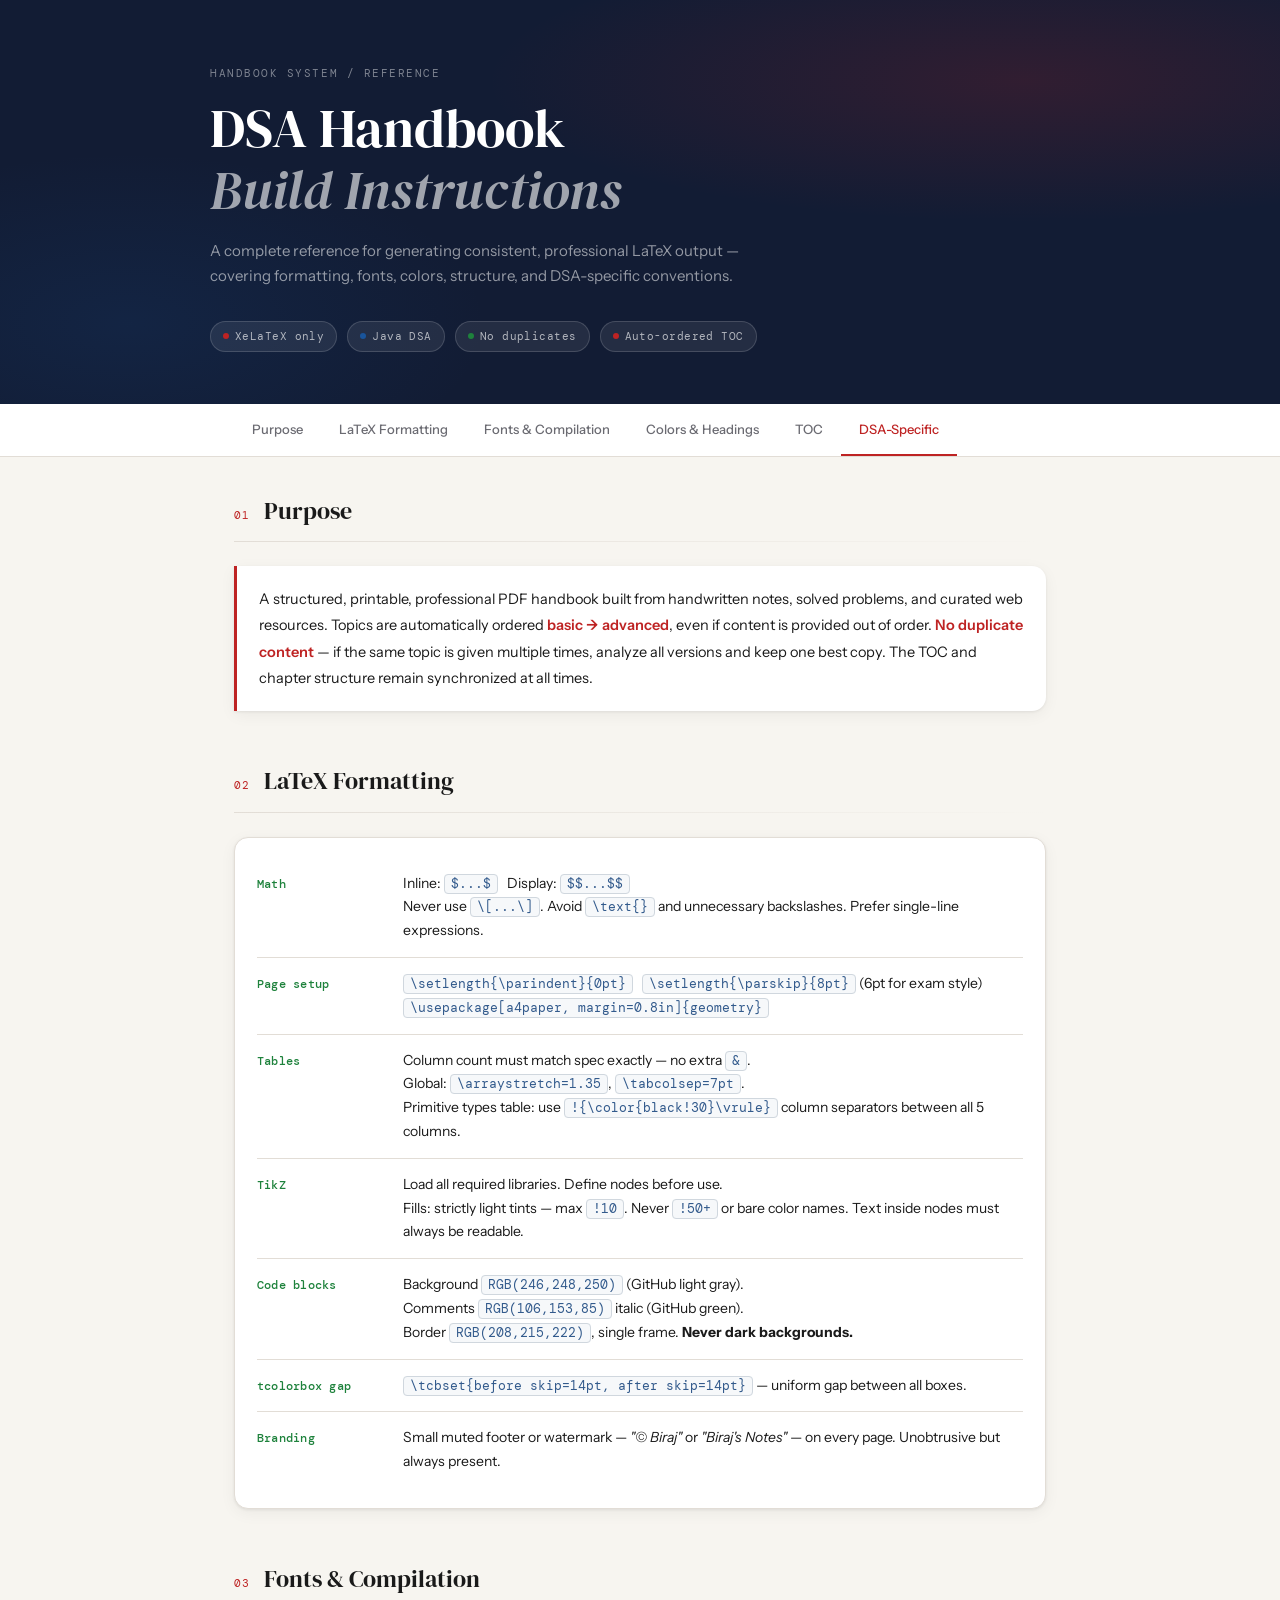
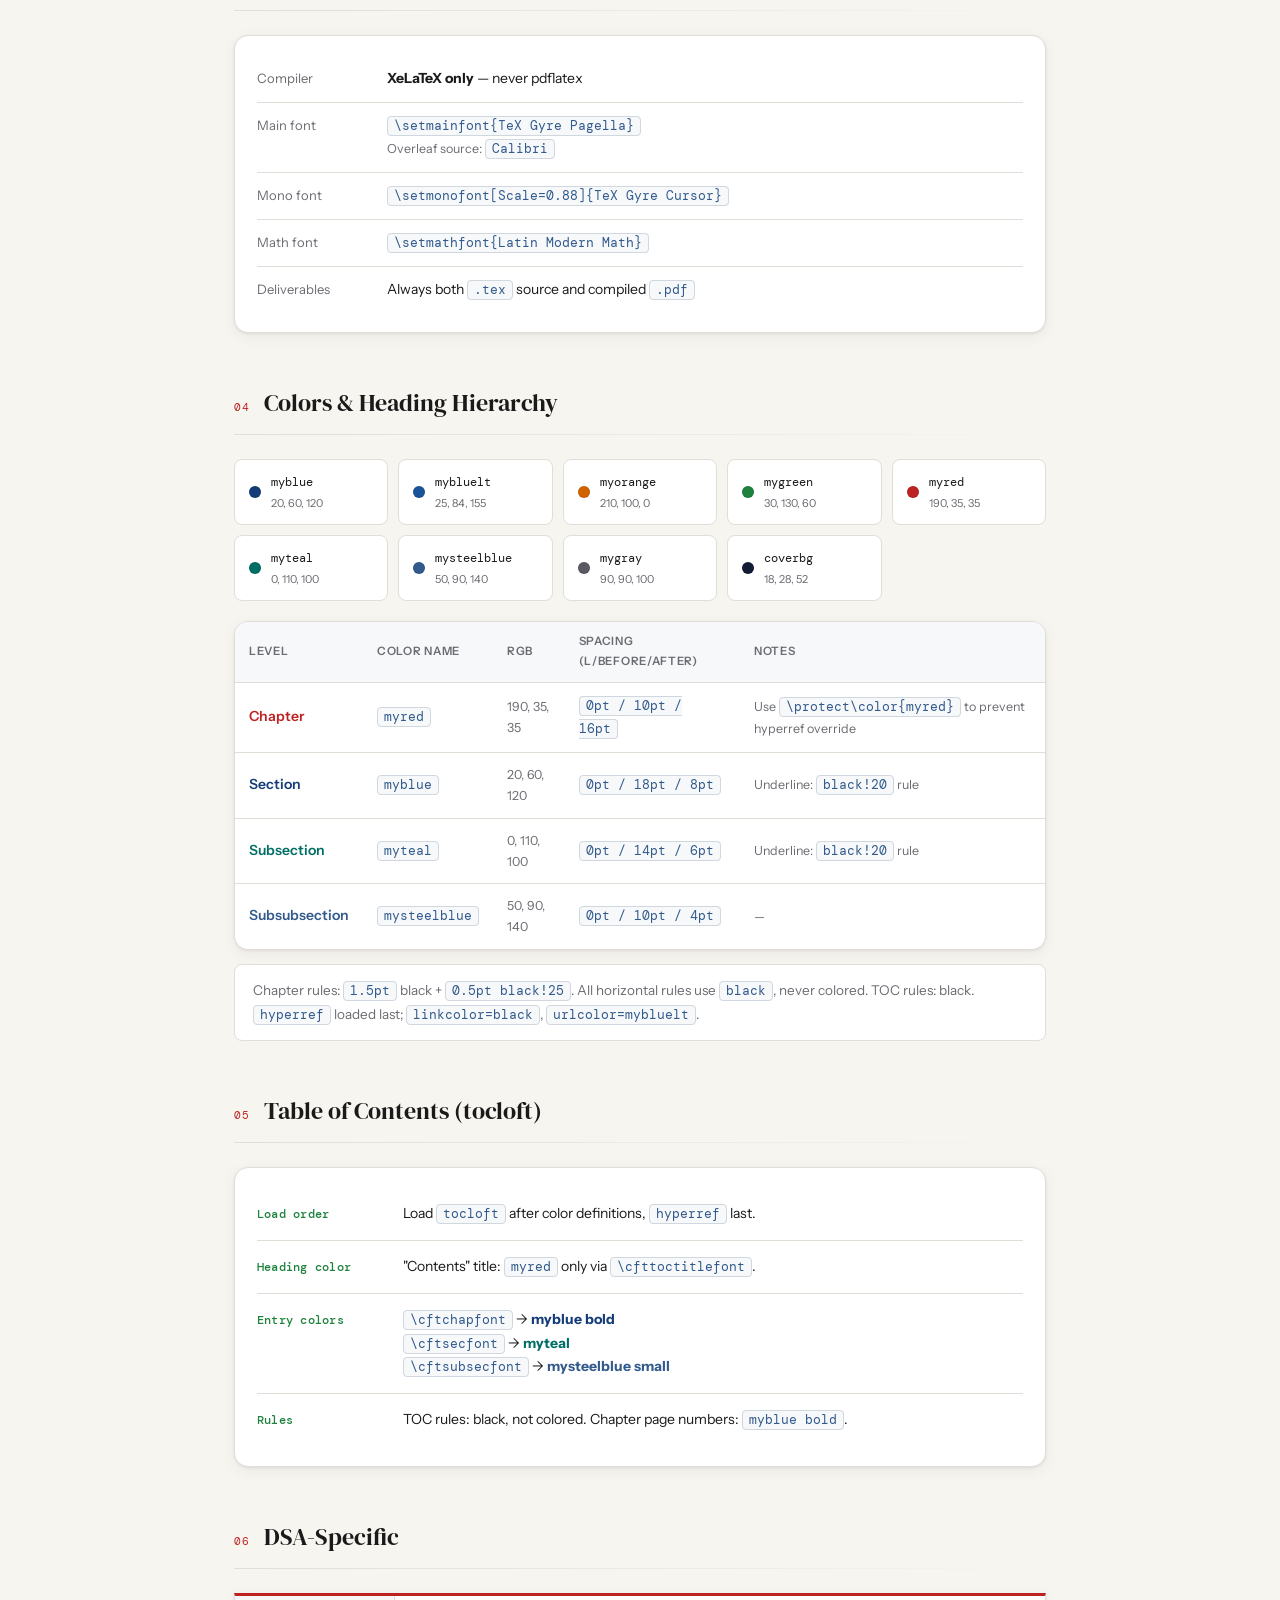
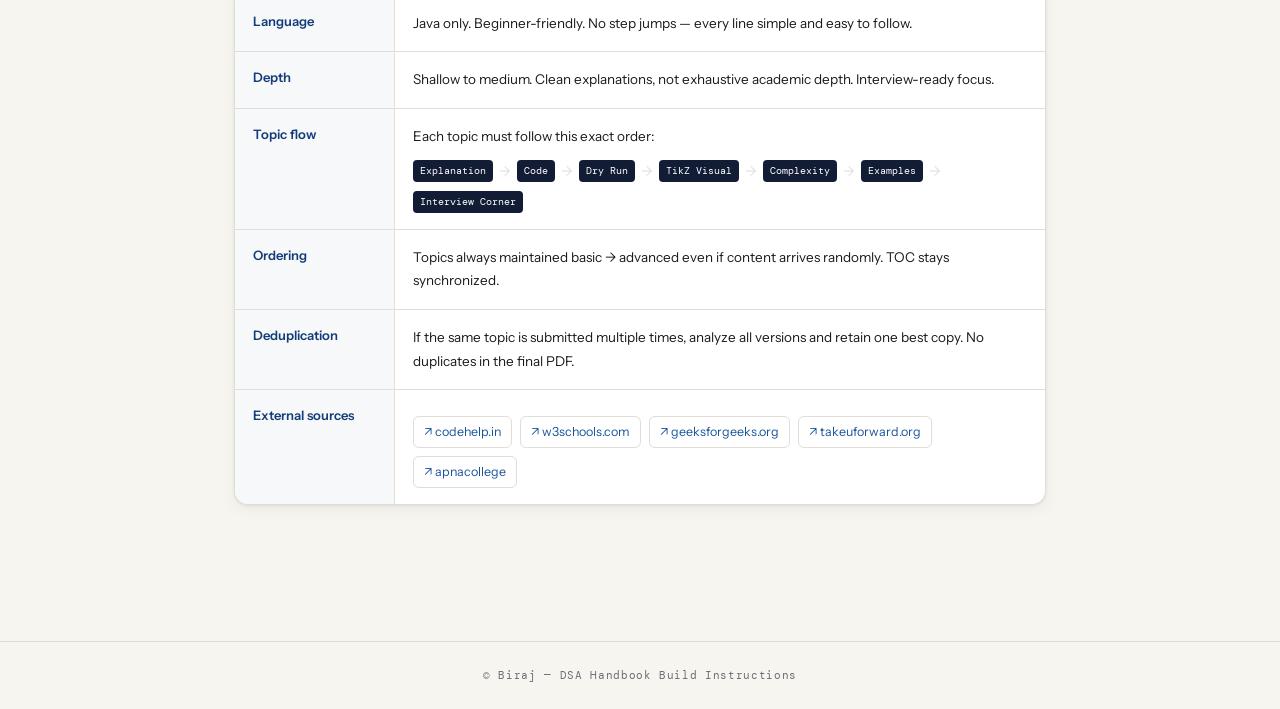
<file: Building Instruction/DSA_handbook_build_instruction.html>
<!DOCTYPE html>
<html lang="en">
<head>
<meta charset="UTF-8">
<meta name="viewport" content="width=device-width, initial-scale=1.0">
<title>DSA Handbook — Build Instructions</title>
<link href="https://fonts.googleapis.com/css2?family=DM+Serif+Display:ital@0;1&family=DM+Mono:wght@400;500&family=Instrument+Sans:wght@400;500;600&display=swap" rel="stylesheet">
<style>
  *, *::before, *::after { box-sizing: border-box; margin: 0; padding: 0; }

  :root {
    --myblue:      rgb(20,60,120);
    --mybluelt:    rgb(25,84,155);
    --myorange:    rgb(210,100,0);
    --mygreen:     rgb(30,130,60);
    --myred:       rgb(190,35,35);
    --myteal:      rgb(0,110,100);
    --mysteelblue: rgb(50,90,140);
    --mygray:      rgb(90,90,100);
    --coverbg:     rgb(18,28,52);

    --bg:    #f7f5f0;
    --card:  #ffffff;
    --text:  #1a1a1a;
    --muted: #6b6b72;
    --border:#e2ddd6;
    --code-bg: rgb(246,248,250);
    --code-border: rgb(208,215,222);
    --accent: var(--myred);

    --ff-display: 'DM Serif Display', Georgia, serif;
    --ff-body:    'Instrument Sans', sans-serif;
    --ff-mono:    'DM Mono', monospace;

    --radius: 8px;
    --radius-lg: 14px;
    --shadow: 0 1px 3px rgba(0,0,0,0.07), 0 4px 16px rgba(0,0,0,0.05);
  }

  html { font-size: 16px; scroll-behavior: smooth; }

  body {
    font-family: var(--ff-body);
    background: var(--bg);
    color: var(--text);
    line-height: 1.7;
    min-height: 100vh;
  }

  /* ── HERO ── */
  .hero {
    background: var(--coverbg);
    color: #fff;
    padding: 64px 24px 52px;
    position: relative;
    overflow: hidden;
  }
  .hero::before {
    content: '';
    position: absolute;
    inset: 0;
    background:
      radial-gradient(ellipse 60% 50% at 80% 20%, rgba(190,35,35,0.18) 0%, transparent 70%),
      radial-gradient(ellipse 40% 60% at 10% 80%, rgba(25,84,155,0.15) 0%, transparent 70%);
    pointer-events: none;
  }
  .hero-inner { max-width: 860px; margin: 0 auto; position: relative; }
  .hero-label {
    font-family: var(--ff-mono);
    font-size: 11px;
    letter-spacing: 0.14em;
    color: rgba(255,255,255,0.45);
    text-transform: uppercase;
    margin-bottom: 14px;
  }
  .hero h1 {
    font-family: var(--ff-display);
    font-size: clamp(2rem, 6vw, 3.4rem);
    font-weight: 400;
    line-height: 1.15;
    color: #fff;
    margin-bottom: 16px;
  }
  .hero h1 em {
    font-style: italic;
    color: rgba(255,255,255,0.6);
  }
  .hero-desc {
    font-size: 15px;
    color: rgba(255,255,255,0.55);
    max-width: 540px;
    line-height: 1.7;
  }
  .hero-meta {
    margin-top: 32px;
    display: flex;
    flex-wrap: wrap;
    gap: 10px;
  }
  .pill {
    display: inline-flex;
    align-items: center;
    gap: 6px;
    font-family: var(--ff-mono);
    font-size: 11px;
    padding: 5px 12px;
    border-radius: 100px;
    background: rgba(255,255,255,0.08);
    color: rgba(255,255,255,0.65);
    border: 0.5px solid rgba(255,255,255,0.15);
    letter-spacing: 0.04em;
  }
  .pill-dot {
    width: 6px; height: 6px;
    border-radius: 50%;
    background: var(--myred);
    display: inline-block;
  }
  .pill-dot.green { background: var(--mygreen); }
  .pill-dot.blue  { background: var(--mybluelt); }

  /* ── NAV TABS ── */
  .nav-wrap {
    background: var(--card);
    border-bottom: 1px solid var(--border);
    position: sticky;
    top: 0;
    z-index: 100;
  }
  .nav-inner {
    max-width: 860px;
    margin: 0 auto;
    padding: 0 24px;
    display: flex;
    gap: 0;
    overflow-x: auto;
    -webkit-overflow-scrolling: touch;
    scrollbar-width: none;
  }
  .nav-inner::-webkit-scrollbar { display: none; }
  .nav-tab {
    font-family: var(--ff-body);
    font-size: 13px;
    font-weight: 500;
    padding: 14px 18px;
    color: var(--muted);
    text-decoration: none;
    white-space: nowrap;
    border-bottom: 2px solid transparent;
    transition: color 0.18s, border-color 0.18s;
    display: flex;
    align-items: center;
    gap: 6px;
  }
  .nav-tab:hover { color: var(--text); }
  .nav-tab.active { color: var(--myred); border-bottom-color: var(--myred); }

  /* ── LAYOUT ── */
  .main { max-width: 860px; margin: 0 auto; padding: 40px 24px 80px; }

  /* ── SECTION ── */
  .section { margin-bottom: 56px; }
  .section-header {
    display: flex;
    align-items: baseline;
    gap: 14px;
    margin-bottom: 24px;
  }
  .section-num {
    font-family: var(--ff-mono);
    font-size: 11px;
    color: var(--myred);
    letter-spacing: 0.1em;
    flex-shrink: 0;
    padding-top: 2px;
  }
  .section-title {
    font-family: var(--ff-display);
    font-size: 1.5rem;
    font-weight: 400;
    color: var(--text);
    line-height: 1.2;
  }
  .section-rule {
    height: 1px;
    background: linear-gradient(to right, var(--border), transparent);
    margin-bottom: 24px;
    margin-top: -8px;
  }

  /* ── CARDS ── */
  .card {
    background: var(--card);
    border: 1px solid var(--border);
    border-radius: var(--radius-lg);
    padding: 20px 22px;
    box-shadow: var(--shadow);
  }

  /* ── PURPOSE BOX ── */
  .purpose-card {
    border-left: 3px solid var(--myred);
    background: var(--card);
    border-radius: 0 var(--radius-lg) var(--radius-lg) 0;
    padding: 20px 22px;
    font-size: 14.5px;
    line-height: 1.8;
    color: var(--text);
    box-shadow: var(--shadow);
  }
  .purpose-card strong { color: var(--myred); font-weight: 600; }

  /* ── RULE ROWS ── */
  .rule-list { display: flex; flex-direction: column; gap: 0; }
  .rule-row {
    display: grid;
    grid-template-columns: 130px 1fr;
    gap: 12px 16px;
    padding: 14px 0;
    border-bottom: 1px solid var(--border);
    font-size: 14px;
    align-items: flex-start;
  }
  .rule-row:last-child { border-bottom: none; }
  .rule-label {
    font-family: var(--ff-mono);
    font-size: 12px;
    color: var(--mygreen);
    font-weight: 500;
    padding-top: 2px;
    letter-spacing: 0.02em;
  }
  .rule-val { color: var(--text); line-height: 1.7; }

  code {
    font-family: var(--ff-mono);
    font-size: 12.5px;
    background: var(--code-bg);
    border: 1px solid var(--code-border);
    border-radius: 4px;
    padding: 1px 6px;
    color: var(--mysteelblue);
  }

  /* ── FONTS TABLE ── */
  .meta-grid {
    display: grid;
    grid-template-columns: 130px 1fr;
    gap: 0;
    font-size: 14px;
  }
  .meta-row {
    display: contents;
  }
  .meta-row > * {
    padding: 11px 0;
    border-bottom: 1px solid var(--border);
  }
  .meta-row:last-child > * { border-bottom: none; }
  .meta-key {
    color: var(--muted);
    font-size: 13px;
  }
  .meta-val { color: var(--text); }

  /* ── COLOR SWATCHES ── */
  .swatch-grid {
    display: grid;
    grid-template-columns: repeat(auto-fill, minmax(150px, 1fr));
    gap: 10px;
    margin-bottom: 20px;
  }
  .swatch {
    background: var(--card);
    border: 1px solid var(--border);
    border-radius: var(--radius);
    padding: 12px 14px;
    display: flex;
    align-items: center;
    gap: 10px;
    font-size: 13px;
  }
  .swatch-dot {
    width: 12px; height: 12px;
    border-radius: 50%;
    flex-shrink: 0;
    border: 1px solid rgba(0,0,0,0.1);
  }
  .swatch-name { font-family: var(--ff-mono); font-size: 12px; color: var(--text); }
  .swatch-rgb  { font-size: 11px; color: var(--muted); margin-top: 1px; }

  /* ── HEADING HIERARCHY ── */
  .hierarchy-table {
    width: 100%;
    border-collapse: collapse;
    font-size: 14px;
    overflow: hidden;
    border-radius: var(--radius);
  }
  .hierarchy-table th {
    background: var(--code-bg);
    font-size: 11.5px;
    font-weight: 600;
    color: var(--muted);
    text-transform: uppercase;
    letter-spacing: 0.06em;
    padding: 10px 14px;
    text-align: left;
    border-bottom: 1px solid var(--border);
  }
  .hierarchy-table td {
    padding: 11px 14px;
    border-bottom: 1px solid var(--border);
    vertical-align: middle;
  }
  .hierarchy-table tr:last-child td { border-bottom: none; }
  .h-level { font-weight: 600; }

  /* ── DSA SECTION ── */
  .dsa-card {
    border: 1px solid var(--border);
    border-top: 3px solid var(--myred);
    border-radius: 0 0 var(--radius-lg) var(--radius-lg);
    background: var(--card);
    box-shadow: var(--shadow);
    overflow: hidden;
  }
  .dsa-row {
    display: grid;
    grid-template-columns: 160px 1fr;
    gap: 0;
    border-bottom: 1px solid var(--border);
  }
  .dsa-row:last-child { border-bottom: none; }
  .dsa-key {
    background: rgb(246,248,250);
    padding: 16px 18px;
    font-size: 13px;
    font-weight: 600;
    color: var(--myblue);
    display: flex;
    align-items: flex-start;
    line-height: 1.5;
    border-right: 1px solid var(--border);
  }
  .dsa-val {
    padding: 16px 18px;
    font-size: 13.5px;
    color: var(--text);
    line-height: 1.75;
  }

  .flow-steps {
    display: flex;
    flex-wrap: wrap;
    gap: 8px;
    margin-top: 10px;
  }
  .flow-step {
    display: flex;
    align-items: center;
    gap: 6px;
    font-size: 12.5px;
    color: var(--text);
  }
  .flow-step-badge {
    background: var(--coverbg);
    color: #fff;
    font-family: var(--ff-mono);
    font-size: 10px;
    padding: 2px 7px;
    border-radius: 4px;
    white-space: nowrap;
  }
  .flow-arrow {
    color: var(--border);
    font-size: 14px;
    margin: 0 -2px;
  }

  .source-links { display: flex; flex-wrap: wrap; gap: 8px; margin-top: 10px; }
  .source-link {
    display: inline-flex;
    align-items: center;
    gap: 5px;
    font-size: 12.5px;
    color: var(--mybluelt);
    text-decoration: none;
    border: 1px solid var(--border);
    border-radius: 6px;
    padding: 4px 10px;
    transition: background 0.15s, border-color 0.15s;
  }
  .source-link:hover {
    background: rgb(230,241,251);
    border-color: var(--mybluelt);
  }

  /* ── FOOTER ── */
  .footer {
    text-align: center;
    font-family: var(--ff-mono);
    font-size: 11px;
    color: var(--muted);
    padding: 24px;
    border-top: 1px solid var(--border);
    letter-spacing: 0.06em;
  }

  /* ── RESPONSIVE ── */
  @media (max-width: 640px) {
    .rule-row { grid-template-columns: 1fr; gap: 4px; }
    .meta-grid { grid-template-columns: 1fr; }
    .meta-row > *:first-child { padding-bottom: 0; border-bottom: none; }
    .dsa-row { grid-template-columns: 1fr; }
    .dsa-key { border-right: none; border-bottom: 1px solid var(--border); padding: 12px 16px; }
    .dsa-val { padding: 12px 16px; }
    .flow-steps { gap: 4px; }
    .flow-arrow { display: none; }
    .hero { padding: 44px 20px 36px; }
    .nav-tab { padding: 13px 14px; font-size: 12px; }
  }
</style>
</head>
<body>

<!-- HERO -->
<div class="hero">
  <div class="hero-inner">
    <div class="hero-label">Handbook System / Reference</div>
    <h1>DSA Handbook<br><em>Build Instructions</em></h1>
    <p class="hero-desc">A complete reference for generating consistent, professional LaTeX output — covering formatting, fonts, colors, structure, and DSA-specific conventions.</p>
    <div class="hero-meta">
      <span class="pill"><span class="pill-dot"></span>XeLaTeX only</span>
      <span class="pill"><span class="pill-dot blue"></span>Java DSA</span>
      <span class="pill"><span class="pill-dot green"></span>No duplicates</span>
      <span class="pill"><span class="pill-dot"></span>Auto-ordered TOC</span>
    </div>
  </div>
</div>

<!-- NAV -->
<div class="nav-wrap">
  <nav class="nav-inner" aria-label="Sections">
    <a href="#purpose"     class="nav-tab active">Purpose</a>
    <a href="#formatting"  class="nav-tab">LaTeX Formatting</a>
    <a href="#fonts"       class="nav-tab">Fonts &amp; Compilation</a>
    <a href="#colors"      class="nav-tab">Colors &amp; Headings</a>
    <a href="#toc"         class="nav-tab">TOC</a>
    <a href="#dsa"         class="nav-tab">DSA-Specific</a>
  </nav>
</div>

<main class="main">

  <!-- 1. PURPOSE -->
  <section class="section" id="purpose">
    <div class="section-header">
      <span class="section-num">01</span>
      <h2 class="section-title">Purpose</h2>
    </div>
    <div class="section-rule"></div>
    <div class="purpose-card">
      A structured, printable, professional PDF handbook built from handwritten notes, solved problems, and curated web resources. Topics are automatically ordered <strong>basic → advanced</strong>, even if content is provided out of order. <strong>No duplicate content</strong> — if the same topic is given multiple times, analyze all versions and keep one best copy. The TOC and chapter structure remain synchronized at all times.
    </div>
  </section>

  <!-- 2. LATEX FORMATTING -->
  <section class="section" id="formatting">
    <div class="section-header">
      <span class="section-num">02</span>
      <h2 class="section-title">LaTeX Formatting</h2>
    </div>
    <div class="section-rule"></div>
    <div class="card">
      <div class="rule-list">

        <div class="rule-row">
          <span class="rule-label">Math</span>
          <span class="rule-val">
            Inline: <code>$...$</code> &nbsp; Display: <code>$$...$$</code><br>
            Never use <code>\[...\]</code>. Avoid <code>\text{}</code> and unnecessary backslashes. Prefer single-line expressions.
          </span>
        </div>

        <div class="rule-row">
          <span class="rule-label">Page setup</span>
          <span class="rule-val">
            <code>\setlength{\parindent}{0pt}</code> &nbsp;
            <code>\setlength{\parskip}{8pt}</code> (6pt for exam style)<br>
            <code>\usepackage[a4paper, margin=0.8in]{geometry}</code>
          </span>
        </div>

        <div class="rule-row">
          <span class="rule-label">Tables</span>
          <span class="rule-val">
            Column count must match spec exactly — no extra <code>&</code>.<br>
            Global: <code>\arraystretch=1.35</code>, <code>\tabcolsep=7pt</code>.<br>
            Primitive types table: use <code>!{\color{black!30}\vrule}</code> column separators between all 5 columns.
          </span>
        </div>

        <div class="rule-row">
          <span class="rule-label">TikZ</span>
          <span class="rule-val">
            Load all required libraries. Define nodes before use.<br>
            Fills: strictly light tints — max <code>!10</code>. Never <code>!50+</code> or bare color names. Text inside nodes must always be readable.
          </span>
        </div>

        <div class="rule-row">
          <span class="rule-label">Code blocks</span>
          <span class="rule-val">
            Background <code>RGB(246,248,250)</code> (GitHub light gray).<br>
            Comments <code>RGB(106,153,85)</code> italic (GitHub green).<br>
            Border <code>RGB(208,215,222)</code>, single frame. <strong>Never dark backgrounds.</strong>
          </span>
        </div>

        <div class="rule-row">
          <span class="rule-label">tcolorbox gap</span>
          <span class="rule-val">
            <code>\tcbset{before skip=14pt, after skip=14pt}</code> — uniform gap between all boxes.
          </span>
        </div>

        <div class="rule-row">
          <span class="rule-label">Branding</span>
          <span class="rule-val">
            Small muted footer or watermark — <em>"© Biraj"</em> or <em>"Biraj's Notes"</em> — on every page. Unobtrusive but always present.
          </span>
        </div>

      </div>
    </div>
  </section>

  <!-- 3. FONTS & COMPILATION -->
  <section class="section" id="fonts">
    <div class="section-header">
      <span class="section-num">03</span>
      <h2 class="section-title">Fonts &amp; Compilation</h2>
    </div>
    <div class="section-rule"></div>
    <div class="card">
      <div class="meta-grid">
        <div class="meta-row">
          <div class="meta-key">Compiler</div>
          <div class="meta-val"><strong>XeLaTeX only</strong> — never pdflatex</div>
        </div>
        <div class="meta-row">
          <div class="meta-key">Main font</div>
          <div class="meta-val"><code>\setmainfont{TeX Gyre Pagella}</code><br><span style="font-size:12.5px; color:var(--muted);">Overleaf source: <code>Calibri</code></span></div>
        </div>
        <div class="meta-row">
          <div class="meta-key">Mono font</div>
          <div class="meta-val"><code>\setmonofont[Scale=0.88]{TeX Gyre Cursor}</code></div>
        </div>
        <div class="meta-row">
          <div class="meta-key">Math font</div>
          <div class="meta-val"><code>\setmathfont{Latin Modern Math}</code></div>
        </div>
        <div class="meta-row">
          <div class="meta-key">Deliverables</div>
          <div class="meta-val">Always both <code>.tex</code> source and compiled <code>.pdf</code></div>
        </div>
      </div>
    </div>
  </section>

  <!-- 4. COLORS & HEADINGS -->
  <section class="section" id="colors">
    <div class="section-header">
      <span class="section-num">04</span>
      <h2 class="section-title">Colors &amp; Heading Hierarchy</h2>
    </div>
    <div class="section-rule"></div>

    <!-- Swatches -->
    <div class="swatch-grid">
      <div class="swatch"><span class="swatch-dot" style="background:rgb(20,60,120)"></span><div><div class="swatch-name">myblue</div><div class="swatch-rgb">20, 60, 120</div></div></div>
      <div class="swatch"><span class="swatch-dot" style="background:rgb(25,84,155)"></span><div><div class="swatch-name">mybluelt</div><div class="swatch-rgb">25, 84, 155</div></div></div>
      <div class="swatch"><span class="swatch-dot" style="background:rgb(210,100,0)"></span><div><div class="swatch-name">myorange</div><div class="swatch-rgb">210, 100, 0</div></div></div>
      <div class="swatch"><span class="swatch-dot" style="background:rgb(30,130,60)"></span><div><div class="swatch-name">mygreen</div><div class="swatch-rgb">30, 130, 60</div></div></div>
      <div class="swatch"><span class="swatch-dot" style="background:rgb(190,35,35)"></span><div><div class="swatch-name">myred</div><div class="swatch-rgb">190, 35, 35</div></div></div>
      <div class="swatch"><span class="swatch-dot" style="background:rgb(0,110,100)"></span><div><div class="swatch-name">myteal</div><div class="swatch-rgb">0, 110, 100</div></div></div>
      <div class="swatch"><span class="swatch-dot" style="background:rgb(50,90,140)"></span><div><div class="swatch-name">mysteelblue</div><div class="swatch-rgb">50, 90, 140</div></div></div>
      <div class="swatch"><span class="swatch-dot" style="background:rgb(90,90,100)"></span><div><div class="swatch-name">mygray</div><div class="swatch-rgb">90, 90, 100</div></div></div>
      <div class="swatch"><span class="swatch-dot" style="background:rgb(18,28,52)"></span><div><div class="swatch-name">coverbg</div><div class="swatch-rgb">18, 28, 52</div></div></div>
    </div>

    <!-- Hierarchy table -->
    <div class="card" style="padding:0; overflow:hidden;">
      <table class="hierarchy-table">
        <thead>
          <tr>
            <th>Level</th>
            <th>Color name</th>
            <th>RGB</th>
            <th>Spacing (l/before/after)</th>
            <th>Notes</th>
          </tr>
        </thead>
        <tbody>
          <tr>
            <td class="h-level" style="color:rgb(190,35,35)">Chapter</td>
            <td><code>myred</code></td>
            <td style="color:var(--muted); font-size:12.5px;">190, 35, 35</td>
            <td><code>0pt / 10pt / 16pt</code></td>
            <td style="font-size:12.5px; color:var(--muted);">Use <code>\protect\color{myred}</code> to prevent hyperref override</td>
          </tr>
          <tr>
            <td class="h-level" style="color:rgb(20,60,120)">Section</td>
            <td><code>myblue</code></td>
            <td style="color:var(--muted); font-size:12.5px;">20, 60, 120</td>
            <td><code>0pt / 18pt / 8pt</code></td>
            <td style="font-size:12.5px; color:var(--muted);">Underline: <code>black!20</code> rule</td>
          </tr>
          <tr>
            <td class="h-level" style="color:rgb(0,110,100)">Subsection</td>
            <td><code>myteal</code></td>
            <td style="color:var(--muted); font-size:12.5px;">0, 110, 100</td>
            <td><code>0pt / 14pt / 6pt</code></td>
            <td style="font-size:12.5px; color:var(--muted);">Underline: <code>black!20</code> rule</td>
          </tr>
          <tr>
            <td class="h-level" style="color:rgb(50,90,140)">Subsubsection</td>
            <td><code>mysteelblue</code></td>
            <td style="color:var(--muted); font-size:12.5px;">50, 90, 140</td>
            <td><code>0pt / 10pt / 4pt</code></td>
            <td style="font-size:12.5px; color:var(--muted);">—</td>
          </tr>
        </tbody>
      </table>
    </div>

    <div style="margin-top:14px; font-size:13.5px; color:var(--muted); line-height:1.75; background:var(--card); border:1px solid var(--border); border-radius:var(--radius); padding:14px 18px;">
      Chapter rules: <code>1.5pt</code> black + <code>0.5pt black!25</code>. All horizontal rules use <code>black</code>, never colored. TOC rules: black.
      <code>hyperref</code> loaded last; <code>linkcolor=black</code>, <code>urlcolor=mybluelt</code>.
    </div>
  </section>

  <!-- 5. TOC -->
  <section class="section" id="toc">
    <div class="section-header">
      <span class="section-num">05</span>
      <h2 class="section-title">Table of Contents (tocloft)</h2>
    </div>
    <div class="section-rule"></div>
    <div class="card">
      <div class="rule-list">
        <div class="rule-row">
          <span class="rule-label">Load order</span>
          <span class="rule-val">Load <code>tocloft</code> after color definitions, <code>hyperref</code> last.</span>
        </div>
        <div class="rule-row">
          <span class="rule-label">Heading color</span>
          <span class="rule-val">"Contents" title: <code>myred</code> only via <code>\cfttoctitlefont</code>.</span>
        </div>
        <div class="rule-row">
          <span class="rule-label">Entry colors</span>
          <span class="rule-val">
            <code>\cftchapfont</code> → <strong style="color:rgb(20,60,120)">myblue bold</strong><br>
            <code>\cftsecfont</code> → <strong style="color:rgb(0,110,100)">myteal</strong><br>
            <code>\cftsubsecfont</code> → <strong style="color:rgb(50,90,140)">mysteelblue small</strong>
          </span>
        </div>
        <div class="rule-row">
          <span class="rule-label">Rules</span>
          <span class="rule-val">TOC rules: black, not colored. Chapter page numbers: <code>myblue bold</code>.</span>
        </div>
      </div>
    </div>
  </section>

  <!-- 6. DSA SPECIFIC -->
  <section class="section" id="dsa">
    <div class="section-header">
      <span class="section-num">06</span>
      <h2 class="section-title">DSA-Specific</h2>
    </div>
    <div class="section-rule"></div>
    <div class="dsa-card">

      <div class="dsa-row">
        <div class="dsa-key">Language</div>
        <div class="dsa-val">Java only. Beginner-friendly. No step jumps — every line simple and easy to follow.</div>
      </div>

      <div class="dsa-row">
        <div class="dsa-key">Depth</div>
        <div class="dsa-val">Shallow to medium. Clean explanations, not exhaustive academic depth. Interview-ready focus.</div>
      </div>

      <div class="dsa-row">
        <div class="dsa-key">Topic flow</div>
        <div class="dsa-val">
          Each topic must follow this exact order:
          <div class="flow-steps">
            <span class="flow-step"><span class="flow-step-badge">Explanation</span></span>
            <span class="flow-arrow">→</span>
            <span class="flow-step"><span class="flow-step-badge">Code</span></span>
            <span class="flow-arrow">→</span>
            <span class="flow-step"><span class="flow-step-badge">Dry Run</span></span>
            <span class="flow-arrow">→</span>
            <span class="flow-step"><span class="flow-step-badge">TikZ Visual</span></span>
            <span class="flow-arrow">→</span>
            <span class="flow-step"><span class="flow-step-badge">Complexity</span></span>
            <span class="flow-arrow">→</span>
            <span class="flow-step"><span class="flow-step-badge">Examples</span></span>
            <span class="flow-arrow">→</span>
            <span class="flow-step"><span class="flow-step-badge">Interview Corner</span></span>
          </div>
        </div>
      </div>

      <div class="dsa-row">
        <div class="dsa-key">Ordering</div>
        <div class="dsa-val">Topics always maintained basic → advanced even if content arrives randomly. TOC stays synchronized.</div>
      </div>

      <div class="dsa-row">
        <div class="dsa-key">Deduplication</div>
        <div class="dsa-val">If the same topic is submitted multiple times, analyze all versions and retain one best copy. No duplicates in the final PDF.</div>
      </div>

      <div class="dsa-row">
        <div class="dsa-key">External sources</div>
        <div class="dsa-val">
          <div class="source-links">
            <a class="source-link" href="https://www.codehelp.in/dashboard/articles" target="_blank">↗ codehelp.in</a>
            <a class="source-link" href="https://www.w3schools.com/" target="_blank">↗ w3schools.com</a>
            <a class="source-link" href="https://www.geeksforgeeks.org/" target="_blank">↗ geeksforgeeks.org</a>
            <a class="source-link" href="https://takeuforward.org/" target="_blank">↗ takeuforward.org</a>
            <a class="source-link" href="https://www.youtube.com/@ApnaCollegeOfficial" target="_blank">↗ apnacollege</a>
          </div>
        </div>
      </div>

    </div>
  </section>

</main>

<footer class="footer">© Biraj — DSA Handbook Build Instructions</footer>

<script>
  const tabs = document.querySelectorAll('.nav-tab');
  const sections = document.querySelectorAll('.section');

  const observer = new IntersectionObserver((entries) => {
    entries.forEach(entry => {
      if (entry.isIntersecting) {
        const id = entry.target.id;
        tabs.forEach(t => {
          t.classList.toggle('active', t.getAttribute('href') === '#' + id);
        });
      }
    });
  }, { rootMargin: '-30% 0px -60% 0px' });

  sections.forEach(s => observer.observe(s));

  tabs.forEach(tab => {
    tab.addEventListener('click', e => {
      tabs.forEach(t => t.classList.remove('active'));
      tab.classList.add('active');
    });
  });
</script>
</body>
</html>
</file>
